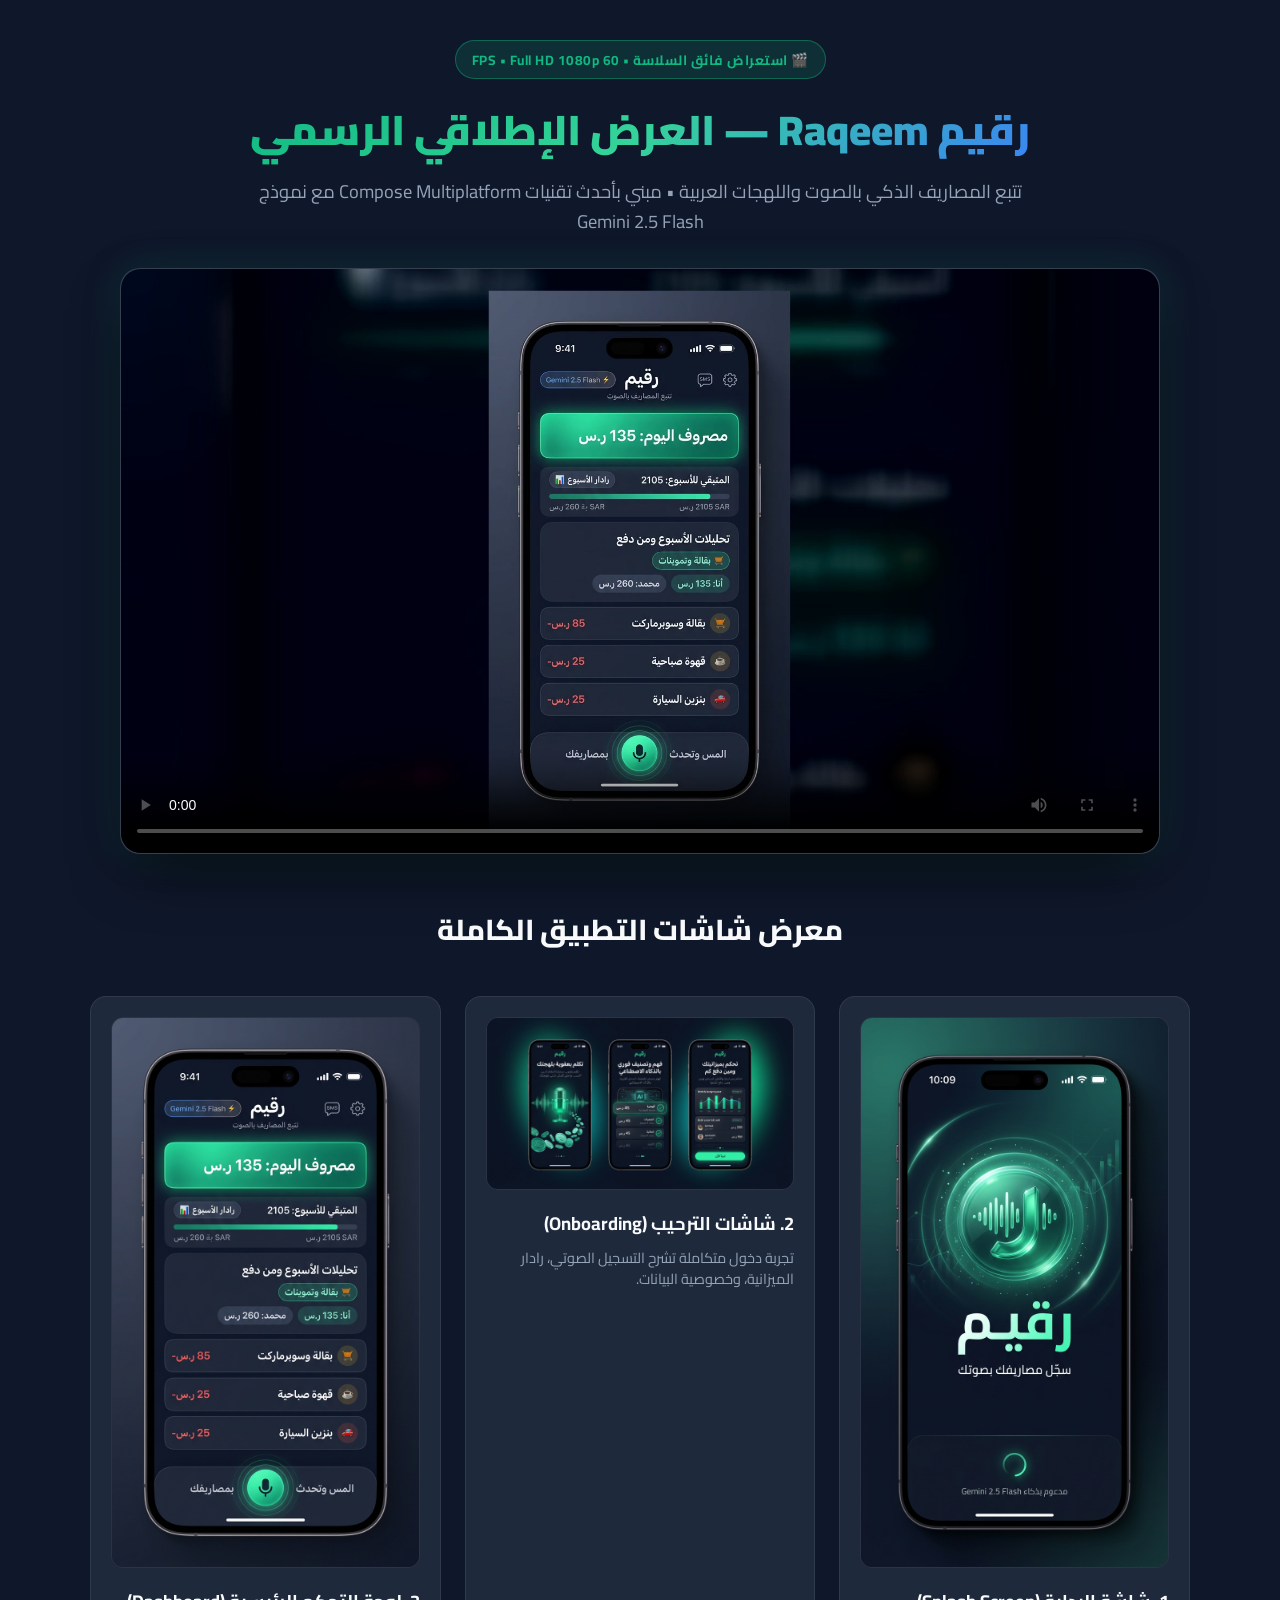
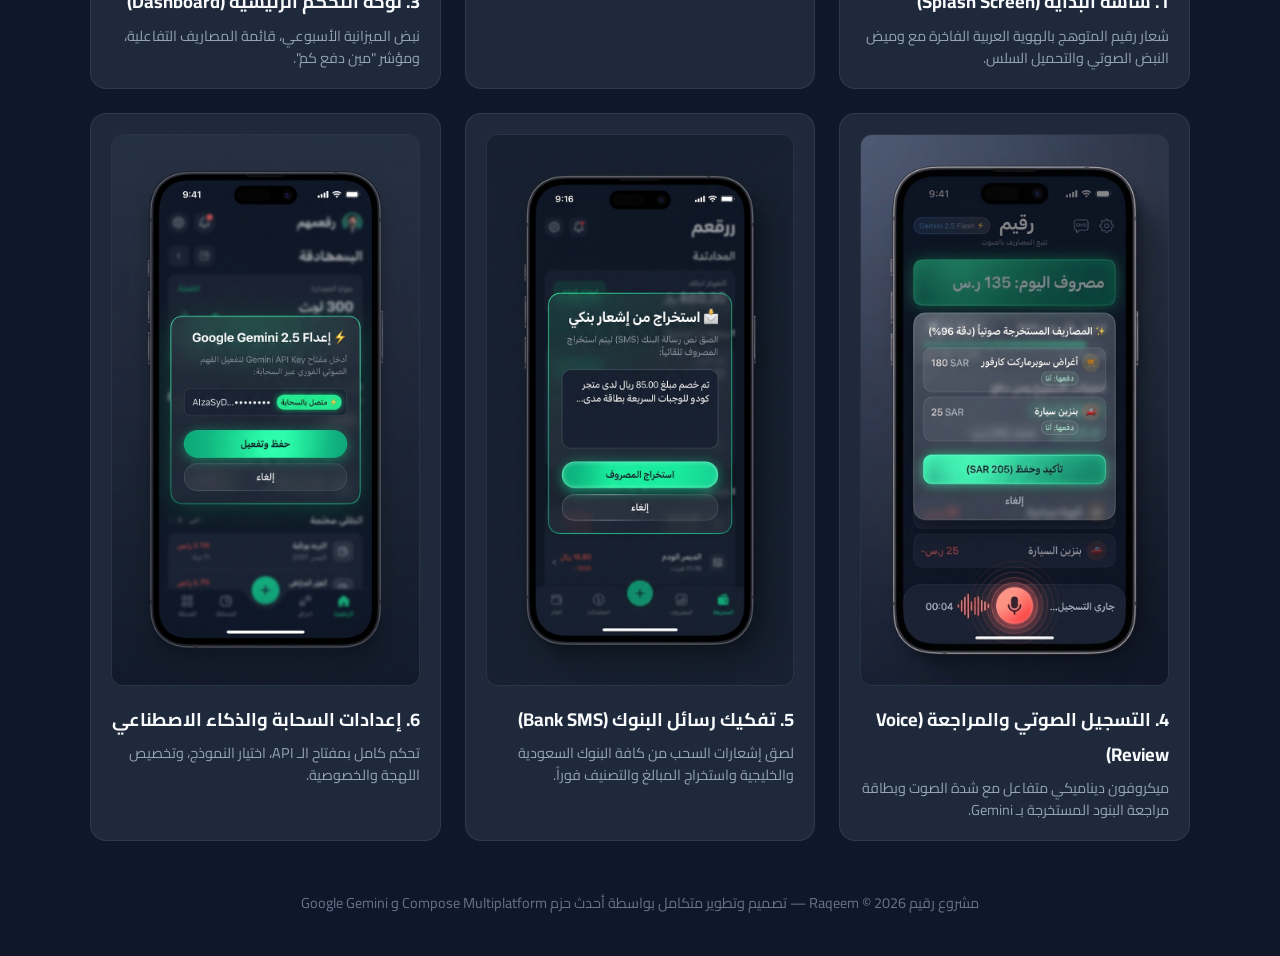
<file: showcase/index.html>
<!DOCTYPE html>
<html lang="ar" dir="rtl">
<head>
  <meta charset="UTF-8">
  <meta name="viewport" content="width=device-width, initial-scale=1.0">
  <title>استعراض رقيم Raqeem — 60 FPS Showcase</title>
  <link rel="stylesheet" href="../assets/design-tokens.css">
  <link href="https://fonts.googleapis.com/css2?family=Cairo:wght@400;600;700;800;900&display=swap" rel="stylesheet">
  <style>
    * {
      box-sizing: border-box;
      margin: 0;
      padding: 0;
    }
    body {
      background-color: var(--raqeem-bg-dark, #0F172A);
      color: var(--raqeem-text-primary, #F8FAFC);
      font-family: 'Cairo', sans-serif;
      min-height: 100vh;
      display: flex;
      flex-direction: column;
      align-items: center;
      padding: 2.5rem 1rem;
      overflow-x: hidden;
    }
    .header {
      text-align: center;
      max-width: 800px;
      margin-bottom: 2rem;
    }
    .badge {
      display: inline-block;
      background: rgba(16, 185, 129, 0.15);
      color: var(--raqeem-primary, #10B981);
      border: 1px solid rgba(16, 185, 129, 0.4);
      padding: 0.35rem 1rem;
      border-radius: 9999px;
      font-size: 0.85rem;
      font-weight: 700;
      margin-bottom: 0.75rem;
      letter-spacing: 0.5px;
    }
    h1 {
      font-size: 2.6rem;
      font-weight: 900;
      background: linear-gradient(135deg, #10B981, #34D399, #3B82F6);
      -webkit-background-clip: text;
      -webkit-text-fill-color: transparent;
      margin-bottom: 0.5rem;
    }
    p.subtitle {
      color: var(--raqeem-text-secondary, #94A3B8);
      font-size: 1.15rem;
      line-height: 1.6;
    }
    .video-container {
      width: 100%;
      max-width: 1040px;
      background: var(--raqeem-surface-dark, #1E293B);
      border: 1px solid rgba(255, 255, 255, 0.1);
      border-radius: 20px;
      box-shadow: 0 25px 60px -15px rgba(0, 0, 0, 0.7), 0 0 40px rgba(16, 185, 129, 0.15);
      overflow: hidden;
      position: relative;
      margin-bottom: 3rem;
    }
    video {
      width: 100%;
      height: auto;
      display: block;
      border-radius: 20px;
    }
    .screens-grid {
      width: 100%;
      max-width: 1100px;
      display: grid;
      grid-template-columns: repeat(auto-fit, minmax(280px, 1fr));
      gap: 1.5rem;
      margin-top: 1rem;
    }
    .card {
      background: var(--raqeem-surface-dark, #1E293B);
      border: 1px solid rgba(255, 255, 255, 0.08);
      border-radius: 16px;
      padding: 1.25rem;
      transition: transform 0.3s ease, border-color 0.3s ease, box-shadow 0.3s ease;
      display: flex;
      flex-direction: column;
    }
    .card:hover {
      transform: translateY(-6px);
      border-color: rgba(16, 185, 129, 0.4);
      box-shadow: 0 12px 30px rgba(16, 185, 129, 0.15);
    }
    .card img {
      width: 100%;
      border-radius: 12px;
      margin-bottom: 1rem;
      border: 1px solid rgba(255, 255, 255, 0.05);
    }
    .card h3 {
      font-size: 1.15rem;
      font-weight: 700;
      color: #F8FAFC;
      margin-bottom: 0.35rem;
    }
    .card p {
      font-size: 0.9rem;
      color: #94A3B8;
      line-height: 1.5;
    }
    .footer {
      margin-top: 3rem;
      color: #64748B;
      font-size: 0.9rem;
      text-align: center;
    }
  </style>
</head>
<body>

  <div class="header">
    <div class="badge">🎬 استعراض فائق السلاسة • 60 FPS • Full HD 1080p</div>
    <h1>رقيم Raqeem — العرض الإطلاقي الرسمي</h1>
    <p class="subtitle">تتبع المصاريف الذكي بالصوت واللهجات العربية • مبني بأحدث تقنيات Compose Multiplatform مع نموذج Gemini 2.5 Flash</p>
  </div>

  <div class="video-container">
    <video controls autoplay loop playsinline poster="../raqeem_showcase_poster.jpg">
      <source src="../raqeem_showcase_60fps.mp4" type="video/mp4">
      متصفحك لا يدعم تشغيل الفيديو.
    </video>
  </div>

  <h2 style="font-size: 1.8rem; font-weight: 800; margin-bottom: 1.5rem; text-align: center;">معرض شاشات التطبيق الكاملة</h2>

  <div class="screens-grid">
    <div class="card">
      <img src="../raqeem_screen_splash.jpg" alt="Splash Screen">
      <h3>1. شاشة البداية (Splash Screen)</h3>
      <p>شعار رقيم المتوهج بالهوية العربية الفاخرة مع وميض النبض الصوتي والتحميل السلس.</p>
    </div>

    <div class="card">
      <img src="../raqeem_screen_onboarding.jpg" alt="Onboarding Flow">
      <h3>2. شاشات الترحيب (Onboarding)</h3>
      <p>تجربة دخول متكاملة تشرح التسجيل الصوتي، رادار الميزانية، وخصوصية البيانات.</p>
    </div>

    <div class="card">
      <img src="../raqeem_screen_dashboard.jpg" alt="Main Dashboard">
      <h3>3. لوحة التحكم الرئيسية (Dashboard)</h3>
      <p>نبض الميزانية الأسبوعي، قائمة المصاريف التفاعلية، ومؤشر "مين دفع كم".</p>
    </div>

    <div class="card">
      <img src="../raqeem_screen_voice_review.jpg" alt="Voice Review">
      <h3>4. التسجيل الصوتي والمراجعة (Voice Review)</h3>
      <p>ميكروفون ديناميكي متفاعل مع شدة الصوت وبطاقة مراجعة البنود المستخرجة بـ Gemini.</p>
    </div>

    <div class="card">
      <img src="../raqeem_screen_bank_sms.jpg" alt="Bank SMS Dialog">
      <h3>5. تفكيك رسائل البنوك (Bank SMS)</h3>
      <p>لصق إشعارات السحب من كافة البنوك السعودية والخليجية واستخراج المبالغ والتصنيف فوراً.</p>
    </div>

    <div class="card">
      <img src="../raqeem_screen_gemini_settings.jpg" alt="Gemini Settings">
      <h3>6. إعدادات السحابة والذكاء الاصطناعي</h3>
      <p>تحكم كامل بمفتاح الـ API، اختيار النموذج، وتخصيص اللهجة والخصوصية.</p>
    </div>
  </div>

  <div class="footer">
    <p>مشروع رقيم Raqeem © 2026 — تصميم وتطوير متكامل بواسطة أحدث حزم Compose Multiplatform و Google Gemini</p>
  </div>

</body>
</html>
</file>
<file: assets/design-tokens.css>
/**
 * Raqeem Design Tokens (CSS Variables)
 * Generated from docs/brand-guidelines.md
 */

:root {
  /* Brand Primary (Emerald) */
  --raqeem-primary: #10B981;
  --raqeem-primary-dark: #059669;
  --raqeem-primary-light: #34D399;

  /* Brand Secondary (Blue Payer) */
  --raqeem-secondary: #3B82F6;
  --raqeem-secondary-dark: #1D4ED8;
  --raqeem-secondary-light: #93C5FD;

  /* Brand Accent (Coral Expense) */
  --raqeem-accent: #F43F5E;
  --raqeem-accent-dark: #BE123C;
  --raqeem-accent-light: #FDA4AF;

  /* Obsidian Slate Surfaces */
  --raqeem-bg-dark: #0F172A;
  --raqeem-surface-dark: #1E293B;
  --raqeem-surface-card: #334155;
  --raqeem-text-primary: #F8FAFC;
  --raqeem-text-secondary: #94A3B8;
  --raqeem-border-slate: #475569;

  /* Typography */
  --raqeem-font-heading: 'Cairo', 'IBM Plex Sans Arabic', -apple-system, sans-serif;
  --raqeem-font-body: 'Cairo', 'IBM Plex Sans Arabic', -apple-system, sans-serif;
  --raqeem-font-mono: 'JetBrains Mono', monospace;

  /* Sizes */
  --raqeem-radius-sm: 8px;
  --raqeem-radius-md: 16px;
  --raqeem-radius-lg: 24px;
  --raqeem-radius-full: 9999px;
}
</file>
